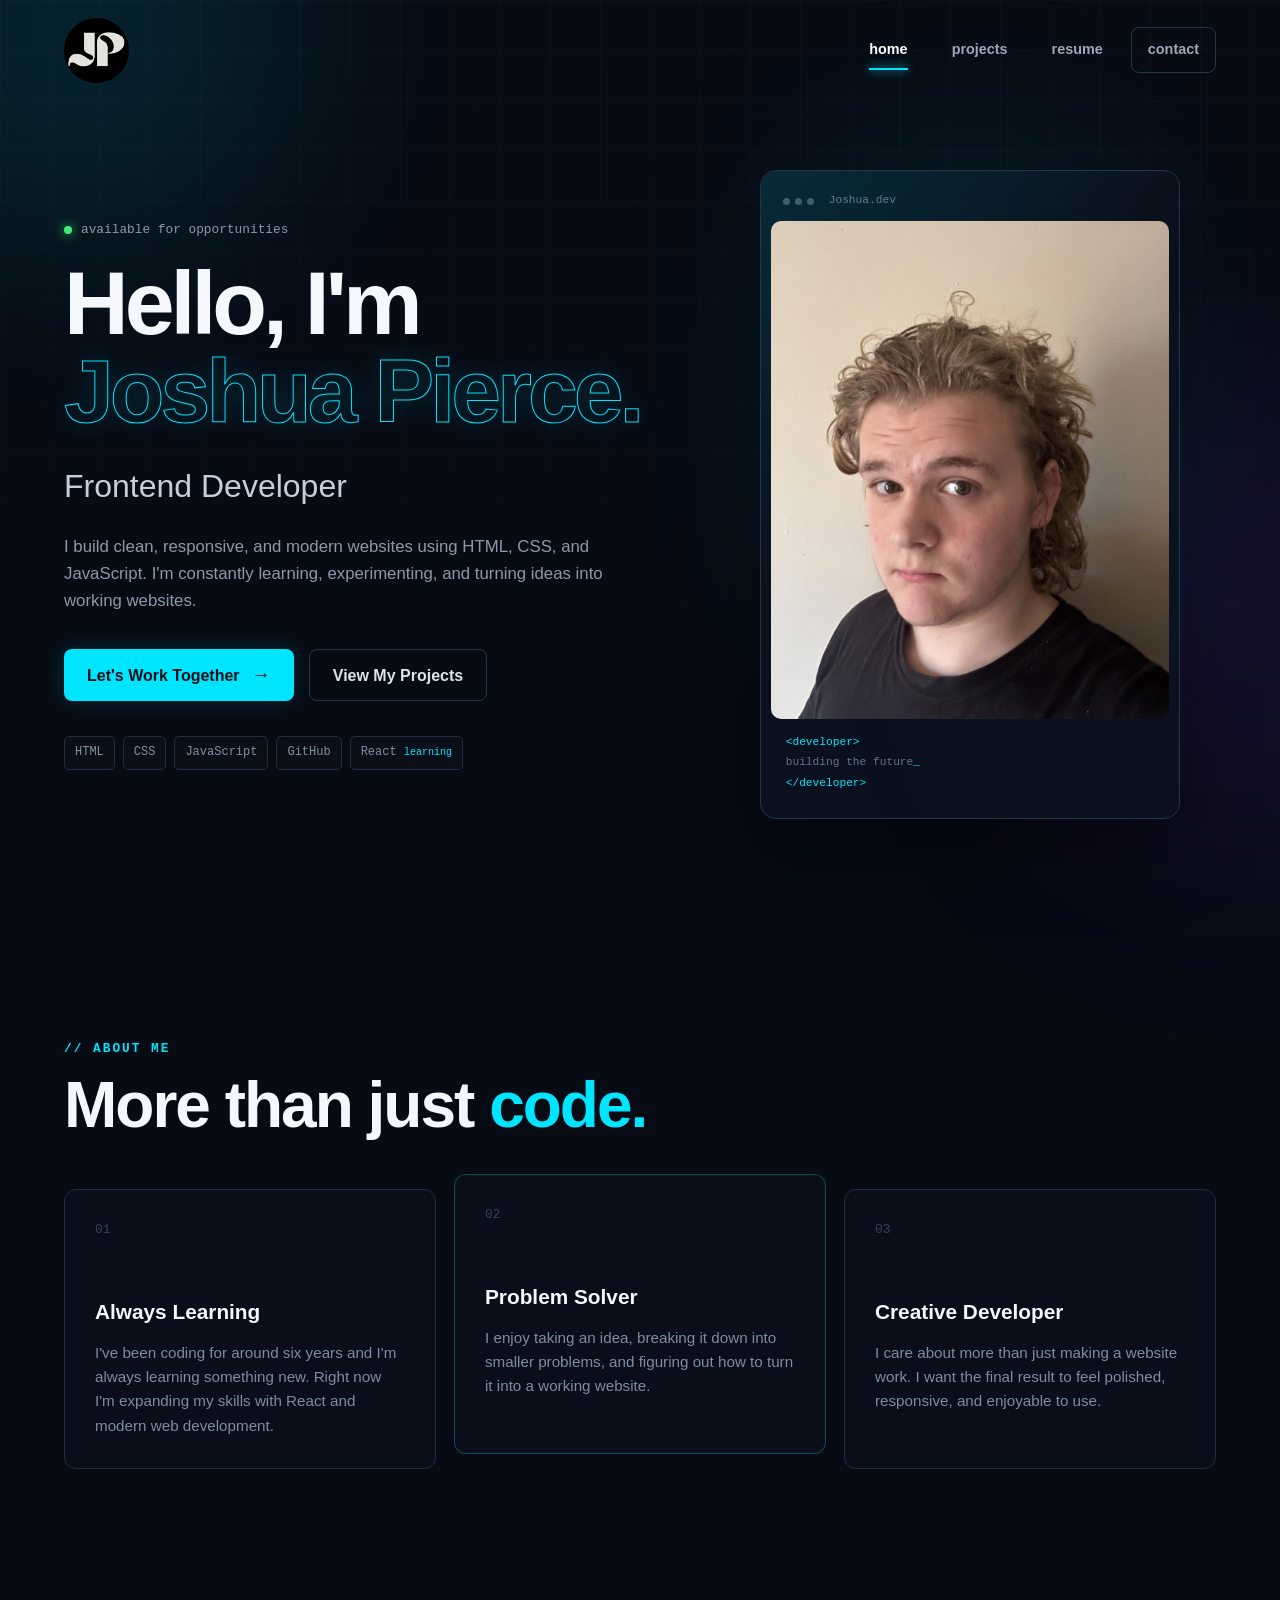
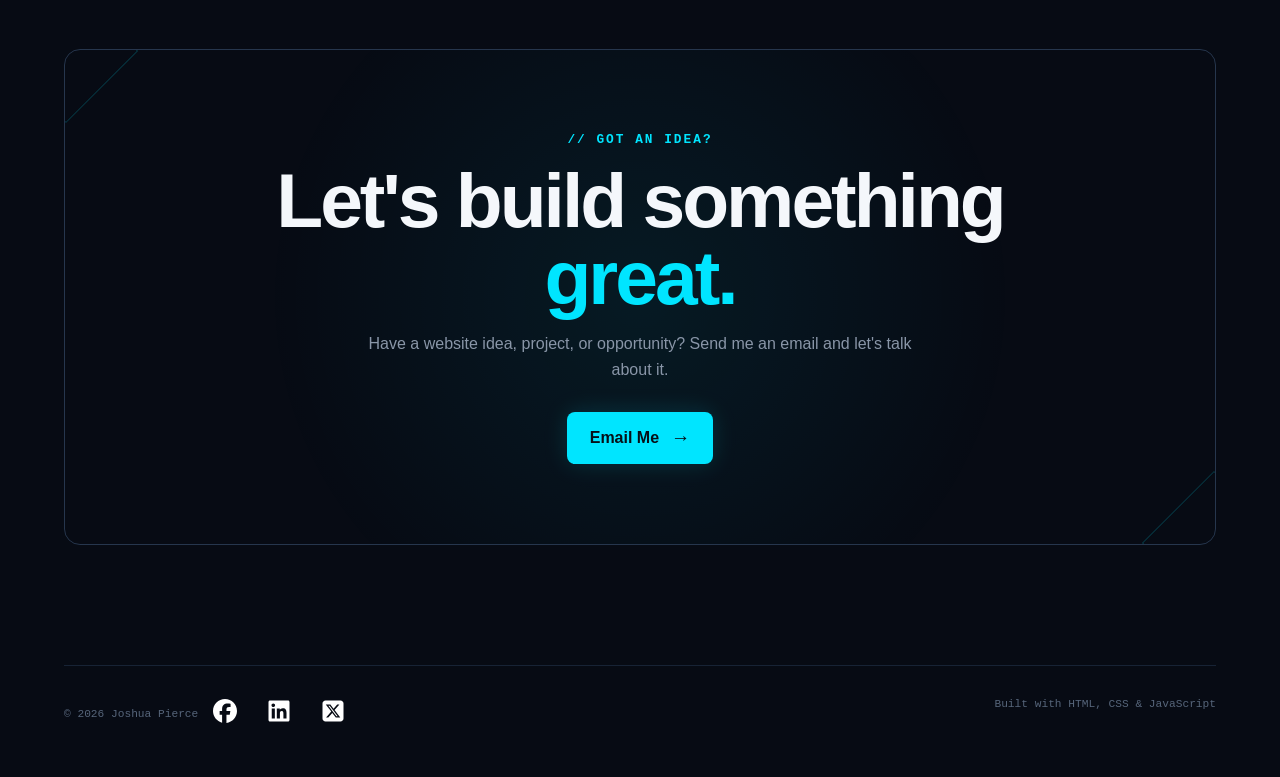
<file: index.html>
<!DOCTYPE html>
<html lang="en">
<head>
    <meta charset="UTF-8">
    <meta name="viewport" content="width=device-width, initial-scale=1.0">

    <title>Joshua Pierce | Frontend Developer</title>

    <!-- Google tag (gtag.js) -->
<script async src="https://www.googletagmanager.com/gtag/js?id=G-1WVWGBTH03"></script>
<script>
  window.dataLayer = window.dataLayer || [];
  function gtag(){dataLayer.push(arguments);}
  gtag('js', new Date());

  gtag('config', 'G-1WVWGBTH03');
</script>

    <link rel="stylesheet" href="style.css">
</head>

<body>

    <!-- Background decoration -->
    <div class="background-grid"></div>
    <div class="glow glow-one"></div>
    <div class="glow glow-two"></div>

    <!-- NAVBAR -->
    <nav class="navbar">

        <a href="index.html" class="logo">
            <img src="assets/Joshua Pierce.png" alt="Joshua Pierce logo">
        </a>

        <button class="menu-toggle" aria-label="Open navigation menu">
            <span></span>
            <span></span>
            <span></span>
        </button>

        <ul class="nav-links">
            <li>
                <a class="active" href="index.html">home</a>
            </li>

            <li>
                <a href="projects.html">projects</a>
            </li>

            <li>
                <a href="resume.html">resume</a>
            </li>

            <li>
               <a class="nav-contact" href="contact.html">
                contact
               </a>
            </li>
        </ul>

    </nav>


    <!-- HERO -->
    <main>

        <section class="hero">

            <div class="hero-content">

                <p class="eyebrow">
                    <span class="status-dot"></span>
                    available for opportunities
                </p>

                <h1>
                    Hello, I'm
                    <span>Joshua Pierce.</span>
                </h1>

                <h2>
                    Frontend Developer
                </h2>

                <p class="hero-description">
                    I build clean, responsive, and modern websites using
                    HTML, CSS, and JavaScript. I'm constantly learning,
                    experimenting, and turning ideas into working websites.
                </p>

                <div class="hero-buttons">

                    <a
                        class="primary-btn"
                        href="contact.html"
                    >
                        Let's Work Together
                        <span>→</span>
                    </a>

                    <a class="secondary-btn" href="projects.html">
                        View My Projects
                    </a>

                </div>

                <div class="tech-stack">

                    <span>HTML</span>
                    <span>CSS</span>
                    <span>JavaScript</span>
                    <span>GitHub</span>
                    <span>React <small>learning</small></span>

                </div>

            </div>


            <div class="hero-image-wrapper">

                <div class="image-glow"></div>

                <div class="hero-image-card">

                    <div class="window-top">

                        <div class="window-dots">
                            <span></span>
                            <span></span>
                            <span></span>
                        </div>

                        <p>Joshua.dev</p>

                    </div>

                    <img
                        src="assets/IMG_4337 (1).jpeg"
                        alt="Joshua Pierce"
                    >

                    <div class="image-code">
                        <span>&lt;developer&gt;</span>
                        <span>building the future<span class="cursor">_</span></span>
                        <span>&lt;/developer&gt;</span>
                    </div>

                </div>

            </div>

        </section>


        <!-- ABOUT -->
        <section class="about-section">

            <div class="section-heading">

                <p class="section-label">// about me</p>

                <h2>
                    More than just
                    <span>code.</span>
                </h2>

            </div>

            <div class="about-grid">

                <div class="about-card">

                    <div class="card-number">01</div>

                    <h3>Always Learning</h3>

                    <p>
                        I've been coding for around six years and I'm always
                        learning something new. Right now I'm expanding my
                        skills with React and modern web development.
                    </p>

                </div>


                <div class="about-card featured-card">

                    <div class="card-number">02</div>

                    <h3>Problem Solver</h3>

                    <p>
                        I enjoy taking an idea, breaking it down into smaller
                        problems, and figuring out how to turn it into a
                        working website.
                    </p>

                </div>


                <div class="about-card">

                    <div class="card-number">03</div>

                    <h3>Creative Developer</h3>

                    <p>
                        I care about more than just making a website work.
                        I want the final result to feel polished, responsive,
                        and enjoyable to use.
                    </p>

                </div>

            </div>

        </section>


        <!-- CTA -->
        <section class="contact-section">

            <div class="contact-card">

                <p class="section-label">// got an idea?</p>

                <h2>
                    Let's build something
                    <span>great.</span>
                </h2>

                <p>
                    Have a website idea, project, or opportunity?
                    Send me an email and let's talk about it.
                </p>

                <a
                    class="primary-btn"
                    href="contact.html"
                >
                    Email Me
                    <span>→</span>
                </a>

            </div>

        </section>

    </main>


    <!-- FOOTER -->
    <footer>
        <div class="footer__left">
            <p>
            © 2026 Joshua Pierce
            </p>
            <a href="https://www.facebook.com/share/1EqQEMEsPe/?mibextid=wwXIfr"><img class="footer__logo" src="assets/facebook-brands-solid-full.svg" alt=""></a>
            <a href="https://linkedin.com/in/joshua-pierce-1a3055438"><img class="footer__logo" src="assets/linkedin-brands-solid-full.svg" alt=""></a>
            <a href="https://x.com/joshuapierce71?s=11"><img class="footer__logo" src="assets/square-x-twitter-brands-solid-full.svg" alt=""></a>
        </div>
        <p>
            Built with HTML, CSS & JavaScript
        </p>

    </footer>


    <script src="script.js"></script>

</body>
</html>
</file>
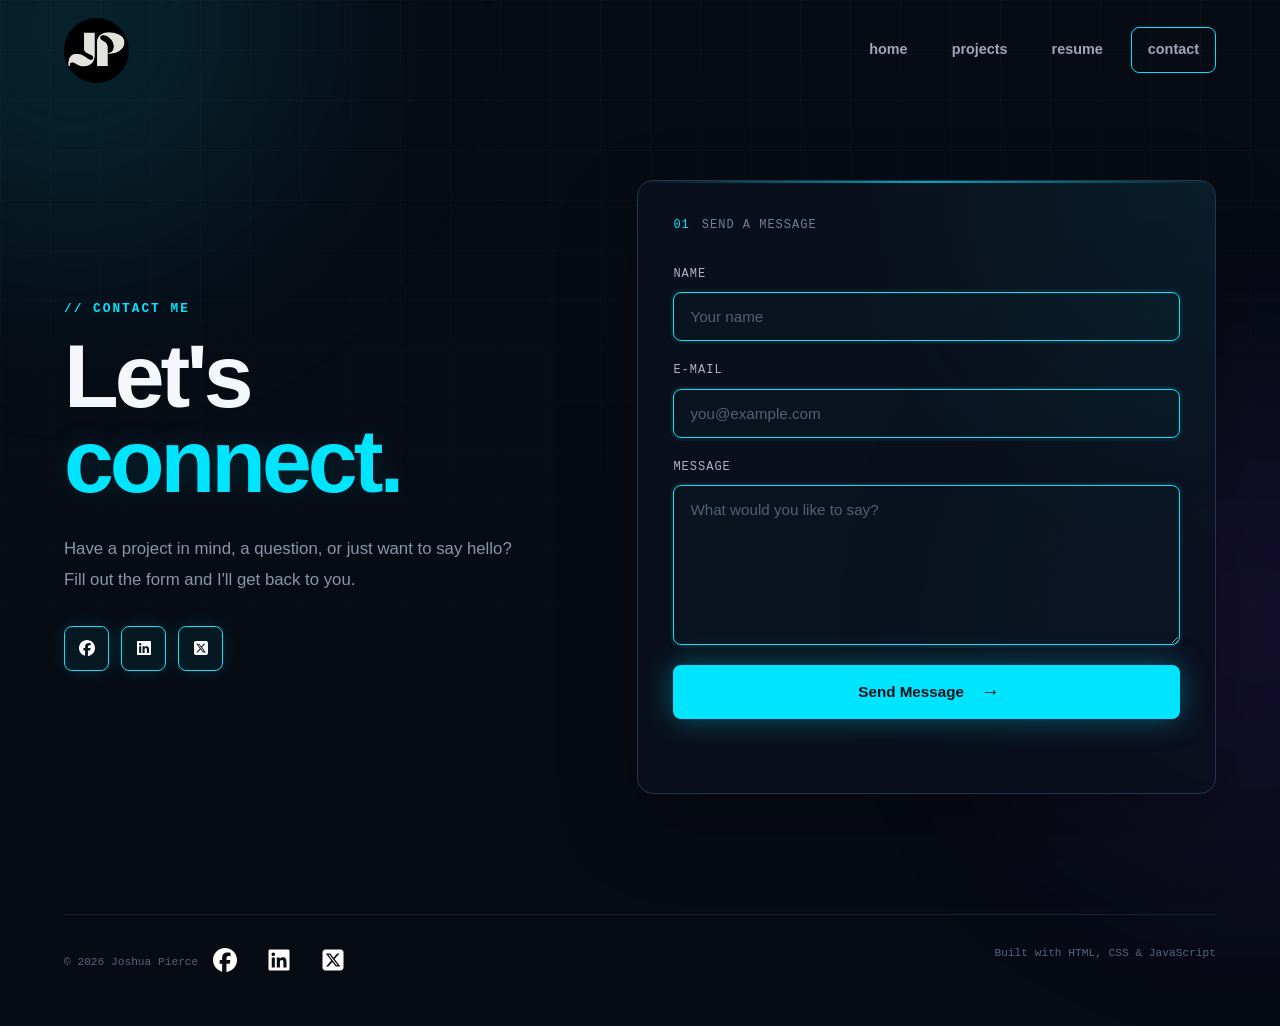
<file: contact.html>
<!DOCTYPE html>

<html lang="en">
<head>
    <meta charset="UTF-8">
    <meta name="viewport" content="width=device-width, initial-scale=1.0">

<title>Contact | Joshua Pierce</title>

<!-- Google tag (gtag.js) -->
<script async src="https://www.googletagmanager.com/gtag/js?id=G-1WVWGBTH03"></script>
<script>
  window.dataLayer = window.dataLayer || [];
  function gtag(){dataLayer.push(arguments);}
  gtag('js', new Date());

  gtag('config', 'G-1WVWGBTH03');
</script>

<link rel="stylesheet" href="style.css">

</head>

<body>

<!-- Background decoration -->
<div class="background-grid"></div>
<div class="glow glow-one"></div>
<div class="glow glow-two"></div>


<!-- NAVBAR -->
<nav class="navbar">

    <a href="index.html" class="logo">
        <img src="assets/Joshua Pierce.png" alt="Joshua Pierce logo">
    </a>

    <button
        class="menu-toggle"
        type="button"
        aria-label="Open navigation menu"
        aria-expanded="false"
    >
        <span></span>
        <span></span>
        <span></span>
    </button>

    <ul class="nav-links">

        <li>
            <a href="index.html">home</a>
        </li>

        <li>
            <a href="projects.html">projects</a>
        </li>

        <li>
            <a href="resume.html">resume</a>
        </li>

        <li>
            <a class="nav-contact contact-active" href="contact.html">contact</a>
        </li>

    </ul>

</nav>


<!-- CONTACT PAGE -->
<main>

    <section class="contact-page">

        <div class="contact-intro">

            <p class="section-label">// contact me</p>

            <h1>
                Let's
                <span>connect.</span>
            </h1>

            <p class="contact-description">
                Have a project in mind, a question, or just want to
                say hello? Fill out the form and I'll get back to you.
            </p>


            <!-- SOCIAL LINKS -->
            <div class="contact-socials">

                <a
                    href="https://www.facebook.com/share/1EqQEMEsPe/?mibextid=wwXIfr"
                    target="_blank"
                    rel="noopener noreferrer"
                    aria-label="Facebook"
                >
                    <img
                        src="assets/facebook-brands-solid-full.svg"
                        alt=""
                    >
                </a>

                <a
                    href="https://linkedin.com/in/joshua-pierce-1a3055438"
                    target="_blank"
                    rel="noopener noreferrer"
                    aria-label="LinkedIn"
                >
                    <img
                        src="assets/linkedin-brands-solid-full.svg"
                        alt=""
                    >
                </a>

                <a
                    href="https://x.com/joshuapierce71?s=11"
                    target="_blank"
                    rel="noopener noreferrer"
                    aria-label="X"
                >
                    <img
                        src="assets/square-x-twitter-brands-solid-full.svg"
                        alt=""
                    >
                </a>

            </div>

        </div>


        <!-- CONTACT FORM -->
        <div class="contact-form-card">

            <div class="form-header">
                <span>01</span>
                <p>send a message</p>
            </div>


            <form id="contact-form">

                <div class="form-group">

                    <label for="name">name</label>

                    <input
                        type="text"
                        id="name"
                        name="name"
                        placeholder="Your name"
                        autocomplete="name"
                        required
                    >

                </div>


                <div class="form-group">

                    <label for="email">e-mail</label>

                    <input
                        type="email"
                        id="email"
                        name="email"
                        placeholder="you@example.com"
                        autocomplete="email"
                        required
                    >

                </div>


                <div class="form-group">

                    <label for="message">message</label>

                    <textarea
                        id="message"
                        name="message"
                        placeholder="What would you like to say?"
                        rows="7"
                        required
                    ></textarea>

                </div>


                <button
                    class="contact-submit"
                    type="submit"
                >
                    <span>Send Message</span>
                    <span class="submit-arrow">→</span>
                </button>


                <p
                    id="form-status"
                    class="form-status"
                    aria-live="polite"
                ></p>

            </form>

        </div>

    </section>

</main>


<!-- FOOTER -->
<footer>

    <div class="footer__left">

        <p>
            © 2026 Joshua Pierce
        </p>

        <a
            href="https://www.facebook.com/share/1EqQEMEsPe/?mibextid=wwXIfr"
            target="_blank"
            rel="noopener noreferrer"
        >
            <img
                class="footer__logo"
                src="assets/facebook-brands-solid-full.svg"
                alt="Facebook"
            >
        </a>

        <a
            href="https://linkedin.com/in/joshua-pierce-1a3055438"
            target="_blank"
            rel="noopener noreferrer"
        >
            <img
                class="footer__logo"
                src="assets/linkedin-brands-solid-full.svg"
                alt="LinkedIn"
            >
        </a>

        <a
            href="https://x.com/joshuapierce71?s=11"
            target="_blank"
            rel="noopener noreferrer"
        >
            <img
                class="footer__logo"
                src="assets/square-x-twitter-brands-solid-full.svg"
                alt="X"
            >
        </a>

    </div>

    <p>
        Built with HTML, CSS & JavaScript
    </p>

</footer>


<script src="script.js"></script>

</body>
</html>
</file>
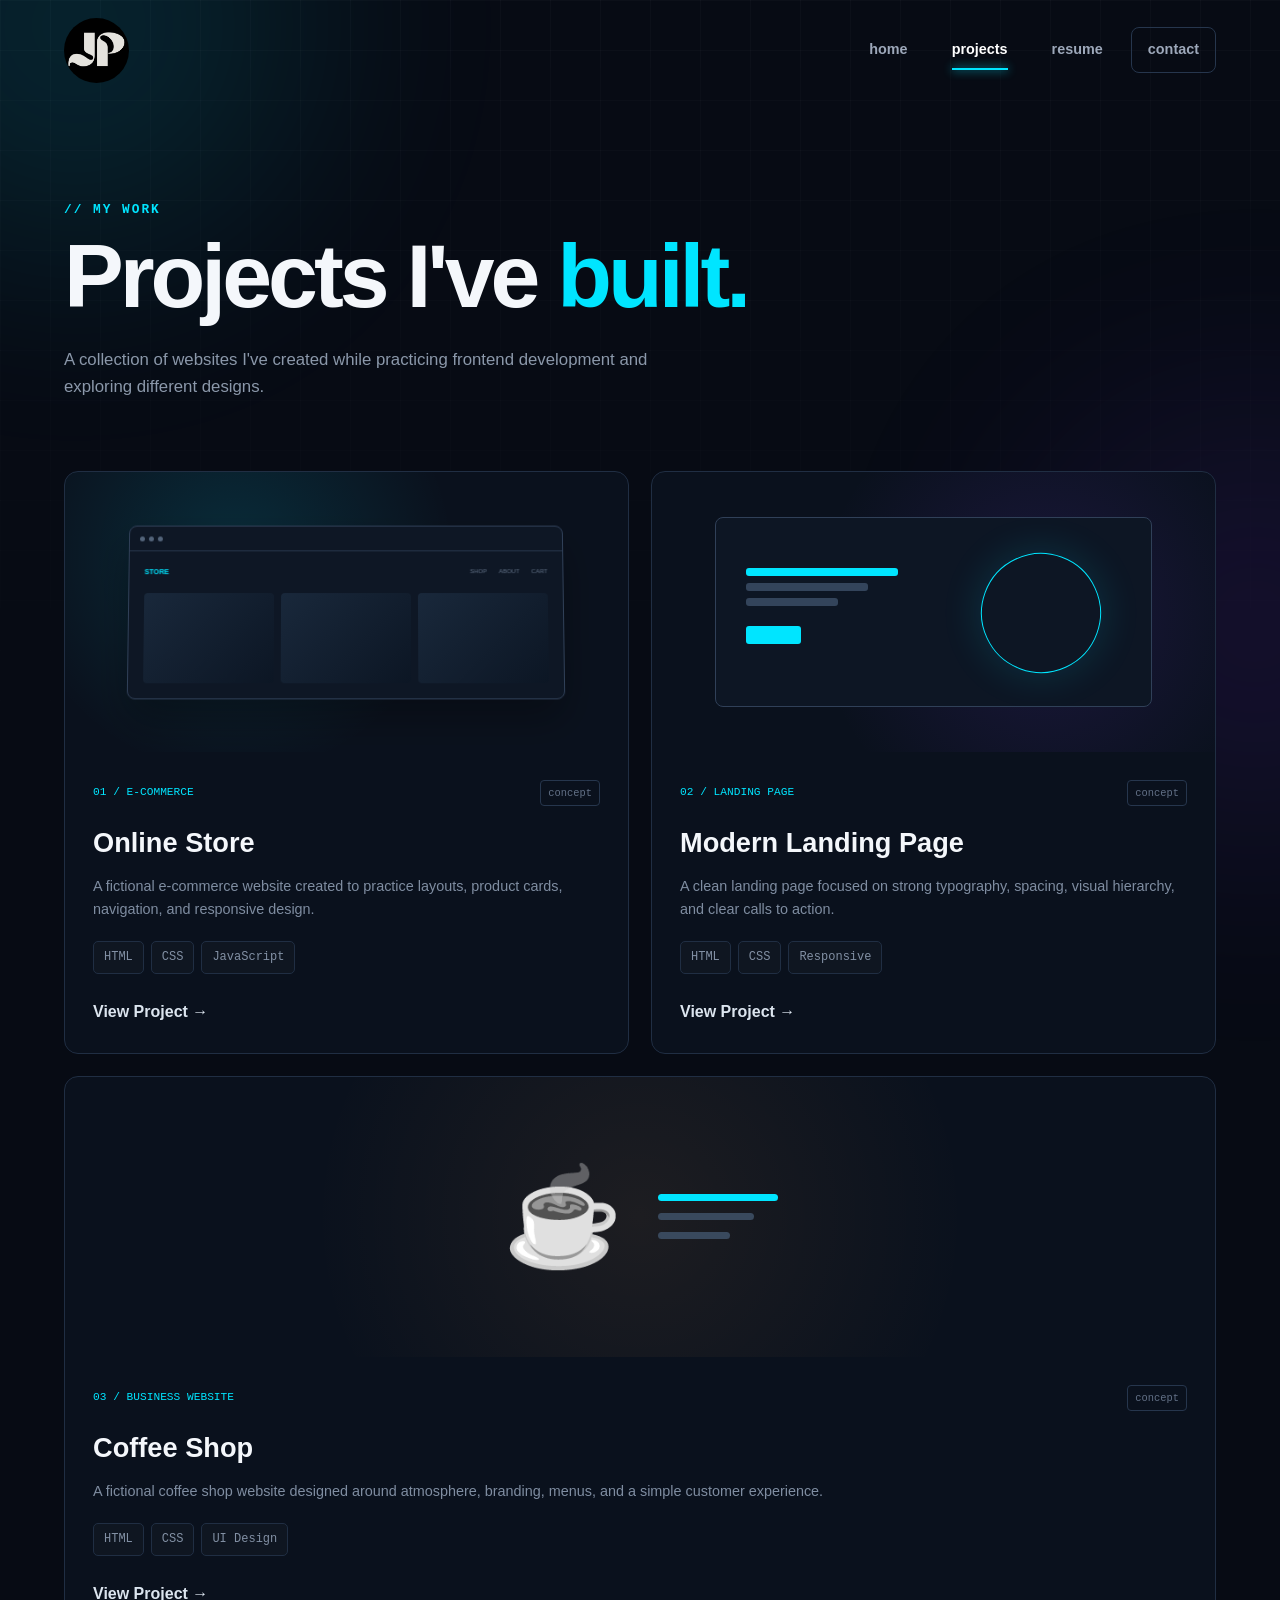
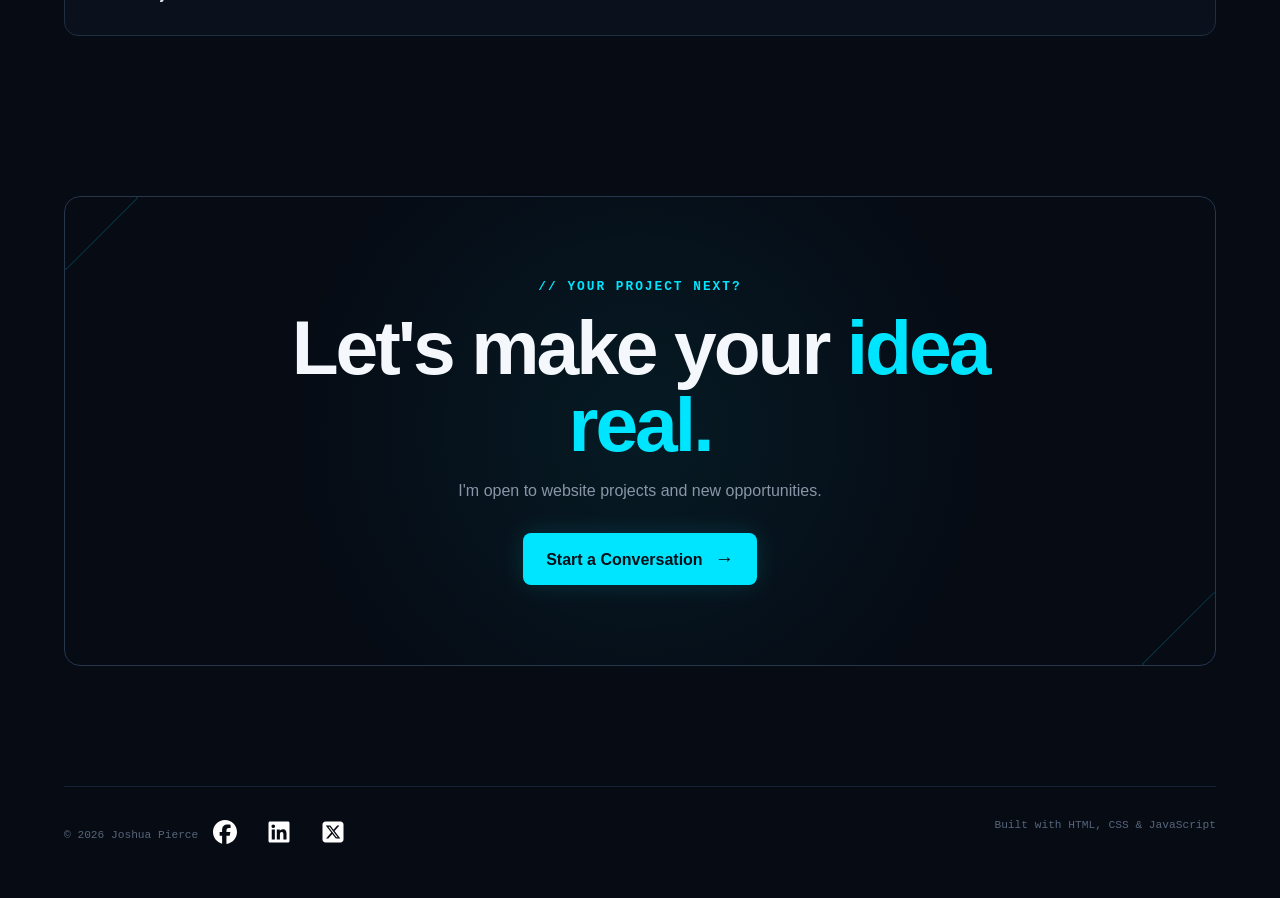
<file: projects.html>
<!DOCTYPE html>
<html lang="en">
<head>
    <meta charset="UTF-8">
    <meta name="viewport" content="width=device-width, initial-scale=1.0">

    <title>Projects | Joshua Pierce</title>

    <!-- Google tag (gtag.js) -->
<script async src="https://www.googletagmanager.com/gtag/js?id=G-1WVWGBTH03"></script>
<script>
  window.dataLayer = window.dataLayer || [];
  function gtag(){dataLayer.push(arguments);}
  gtag('js', new Date());

  gtag('config', 'G-1WVWGBTH03');
</script>

    <link rel="stylesheet" href="style.css">
</head>

<body>

    <div class="background-grid"></div>
    <div class="glow glow-one"></div>
    <div class="glow glow-two"></div>


    <!-- NAVBAR -->
    <nav class="navbar">

        <a href="index.html" class="logo">
            <img src="assets/Joshua Pierce.png" alt="Joshua Pierce logo">
        </a>

        <button class="menu-toggle" aria-label="Open navigation menu">
            <span></span>
            <span></span>
            <span></span>
        </button>

        <ul class="nav-links">

            <li>
                <a href="index.html">home</a>
            </li>

            <li>
                <a class="active" href="projects.html">projects</a>
            </li>

            <li>
                <a href="resume.html">resume</a>
            </li>

            <li>
<a class="nav-contact" href="contact.html">
    contact
</a>
            </li>

        </ul>

    </nav>


    <main>

        <!-- PAGE HEADER -->
        <section class="page-header">

            <p class="section-label">// my work</p>

            <h1>
                Projects I've
                <span>built.</span>
            </h1>

            <p>
                A collection of websites I've created while practicing
                frontend development and exploring different designs.
            </p>

        </section>


        <!-- PROJECTS -->
        <section class="projects-grid">


            <!-- PROJECT 1 -->
            <article class="project-card">

                <div class="project-preview ecommerce-preview">

                    <div class="mock-browser">

                        <div class="mock-top">
                            <span></span>
                            <span></span>
                            <span></span>
                        </div>

                        <div class="mock-content">

                            <div class="mock-nav">
                                <b>STORE</b>
                                <small>SHOP</small>
                                <small>ABOUT</small>
                                <small>CART</small>
                            </div>

                            <div class="mock-products">

                                <div></div>
                                <div></div>
                                <div></div>

                            </div>

                        </div>

                    </div>

                </div>


                <div class="project-info">

                    <div class="project-top">

                        <span class="project-type">
                            01 / E-COMMERCE
                        </span>

                        <span class="project-status">
                            concept
                        </span>

                    </div>

                    <h2>Online Store</h2>

                    <p>
                        A fictional e-commerce website created to practice
                        layouts, product cards, navigation, and responsive
                        design.
                    </p>

                    <div class="project-tech">

                        <span>HTML</span>
                        <span>CSS</span>
                        <span>JavaScript</span>

                    </div>

                    <a href="https://joshua5526.github.io/mock-e-commerce/" class="project-link">
                        View Project →
                    </a>

                </div>

            </article>


            <!-- PROJECT 2 -->
            <article class="project-card">

                <div class="project-preview landing-preview">

                    <div class="landing-mock">

                        <div class="landing-text">
                            <span></span>
                            <span></span>
                            <span></span>

                            <div class="landing-button"></div>
                        </div>

                        <div class="landing-shape"></div>

                    </div>

                </div>


                <div class="project-info">

                    <div class="project-top">

                        <span class="project-type">
                            02 / LANDING PAGE
                        </span>

                        <span class="project-status">
                            concept
                        </span>

                    </div>

                    <h2>Modern Landing Page</h2>

                    <p>
                        A clean landing page focused on strong typography,
                        spacing, visual hierarchy, and clear calls to action.
                    </p>

                    <div class="project-tech">

                        <span>HTML</span>
                        <span>CSS</span>
                        <span>Responsive</span>

                    </div>

                    <a href="https://joshua5526.github.io/mock-landing-page/" class="project-link">
                        View Project →
                    </a>

                </div>

            </article>


            <!-- PROJECT 3 -->
            <article class="project-card">

                <div class="project-preview coffee-preview">

                    <div class="coffee-mock">

                        <div class="coffee-cup">
                            ☕
                        </div>

                        <div class="coffee-lines">
                            <span></span>
                            <span></span>
                            <span></span>
                        </div>

                    </div>

                </div>


                <div class="project-info">

                    <div class="project-top">

                        <span class="project-type">
                            03 / BUSINESS WEBSITE
                        </span>

                        <span class="project-status">
                            concept
                        </span>

                    </div>

                    <h2>Coffee Shop</h2>

                    <p>
                        A fictional coffee shop website designed around
                        atmosphere, branding, menus, and a simple customer
                        experience.
                    </p>

                    <div class="project-tech">

                        <span>HTML</span>
                        <span>CSS</span>
                        <span>UI Design</span>

                    </div>

                    <a href="https://joshua5526.github.io/mock-coffee-shop/" class="project-link">
                        View Project →
                    </a>

                </div>

            </article>


        </section>


        <!-- CTA -->
        <section class="contact-section">

            <div class="contact-card">

                <p class="section-label">// your project next?</p>

                <h2>
                    Let's make your
                    <span>idea real.</span>
                </h2>

                <p>
                    I'm open to website projects and new opportunities.
                </p>

                <a
                    class="primary-btn"
                    href="contact.html"
                >
                    Start a Conversation
                    <span>→</span>
                </a>

            </div>

        </section>

    </main>


    <footer>
        <div class="footer__left">
            <p>
            © 2026 Joshua Pierce
            </p>
            <a href="https://www.facebook.com/share/1EqQEMEsPe/?mibextid=wwXIfr"><img class="footer__logo" src="assets/facebook-brands-solid-full.svg" alt=""></a>
            <a href="https://linkedin.com/in/joshua-pierce-1a3055438"><img class="footer__logo" src="assets/linkedin-brands-solid-full.svg" alt=""></a>
            <a href="https://x.com/joshuapierce71?s=11"><img class="footer__logo" src="assets/square-x-twitter-brands-solid-full.svg" alt=""></a>
        </div>
        <p>
            Built with HTML, CSS & JavaScript
        </p>

    </footer>


    <script src="script.js"></script>

</body>
</html>
</file>
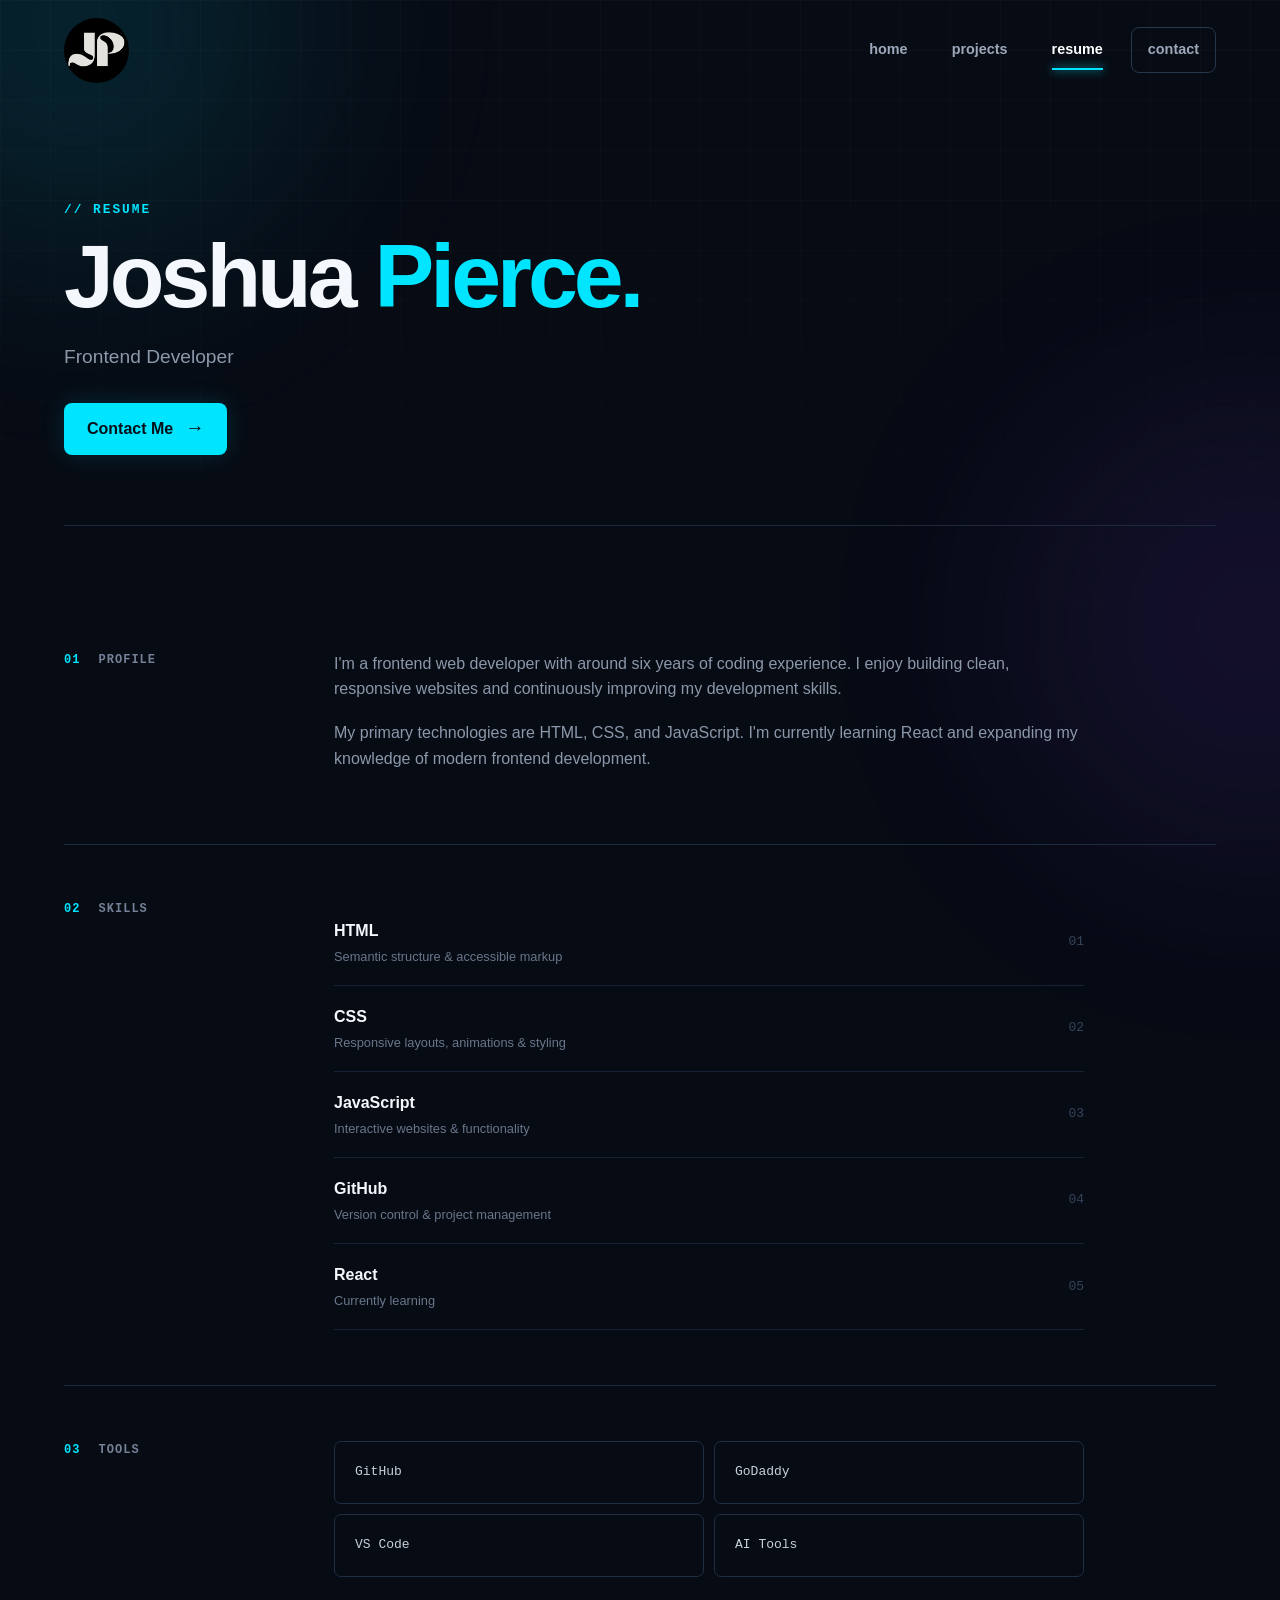
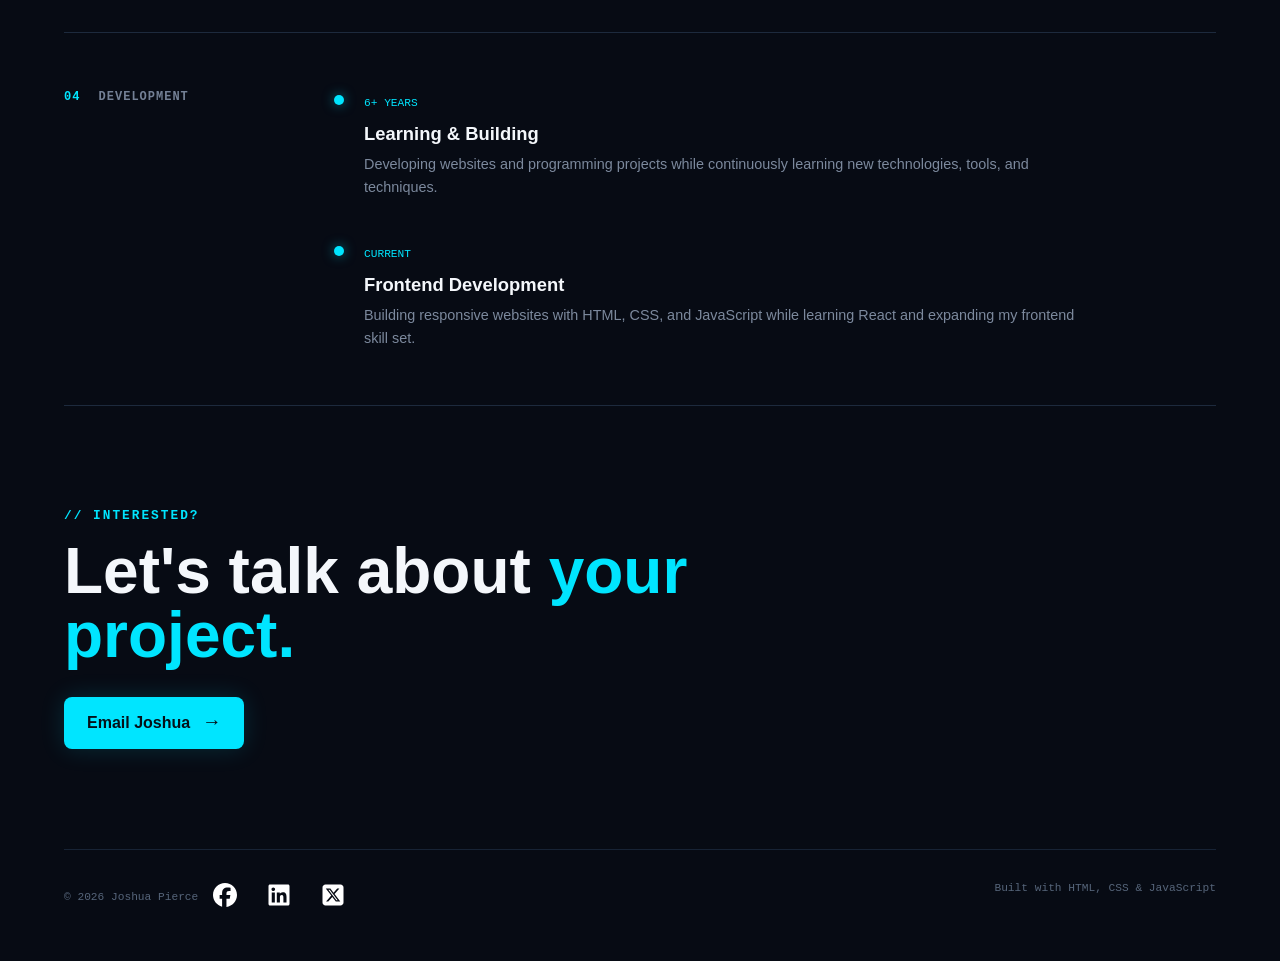
<file: resume.html>
<!DOCTYPE html>
<html lang="en">
<head>
    <meta charset="UTF-8">
    <meta name="viewport" content="width=device-width, initial-scale=1.0">

    <title>Resume | Joshua Pierce</title>

    <!-- Google tag (gtag.js) -->
<script async src="https://www.googletagmanager.com/gtag/js?id=G-1WVWGBTH03"></script>
<script>
  window.dataLayer = window.dataLayer || [];
  function gtag(){dataLayer.push(arguments);}
  gtag('js', new Date());

  gtag('config', 'G-1WVWGBTH03');
</script>

    <link rel="stylesheet" href="style.css">
</head>

<body>

    <div class="background-grid"></div>
    <div class="glow glow-one"></div>
    <div class="glow glow-two"></div>


    <!-- NAVBAR -->
    <nav class="navbar">

        <a href="index.html" class="logo">
            <img src="assets/Joshua Pierce.png" alt="Joshua Pierce logo">
        </a>

        <button class="menu-toggle" aria-label="Open navigation menu">
            <span></span>
            <span></span>
            <span></span>
        </button>

        <ul class="nav-links">

            <li>
                <a href="index.html">home</a>
            </li>

            <li>
                <a href="projects.html">projects</a>
            </li>

            <li>
                <a class="active" href="resume.html">resume</a>
            </li>

            <li>
<a class="nav-contact" href="contact.html">
    contact
</a>
            </li>

        </ul>

    </nav>


    <main>

        <!-- HEADER -->
        <section class="resume-header">

            <p class="section-label">// resume</p>

            <h1>
                Joshua
                <span>Pierce.</span>
            </h1>

            <p>
                Frontend Developer
            </p>

            <a
                class="primary-btn"
                href="contact.html"
            >
                Contact Me
                <span>→</span>
            </a>

        </section>


        <!-- RESUME -->
        <section class="resume-container">


            <!-- PROFILE -->
            <div class="resume-section">

                <div class="resume-label">
                    <span>01</span>
                    PROFILE
                </div>

                <div class="resume-content">

                    <p>
                        I'm a frontend web developer with around six years
                        of coding experience. I enjoy building clean,
                        responsive websites and continuously improving my
                        development skills.
                    </p>

                    <p>
                        My primary technologies are HTML, CSS, and JavaScript.
                        I'm currently learning React and expanding my
                        knowledge of modern frontend development.
                    </p>

                </div>

            </div>


            <!-- SKILLS -->
            <div class="resume-section">

                <div class="resume-label">
                    <span>02</span>
                    SKILLS
                </div>

                <div class="resume-content skills-list">

                    <div class="skill">
                        <div>
                            <h3>HTML</h3>
                            <p>Semantic structure & accessible markup</p>
                        </div>

                        <span>01</span>
                    </div>


                    <div class="skill">
                        <div>
                            <h3>CSS</h3>
                            <p>Responsive layouts, animations & styling</p>
                        </div>

                        <span>02</span>
                    </div>


                    <div class="skill">
                        <div>
                            <h3>JavaScript</h3>
                            <p>Interactive websites & functionality</p>
                        </div>

                        <span>03</span>
                    </div>


                    <div class="skill">
                        <div>
                            <h3>GitHub</h3>
                            <p>Version control & project management</p>
                        </div>

                        <span>04</span>
                    </div>


                    <div class="skill">
                        <div>
                            <h3>React</h3>
                            <p>Currently learning</p>
                        </div>

                        <span>05</span>
                    </div>

                </div>

            </div>


            <!-- TOOLS -->
            <div class="resume-section">

                <div class="resume-label">
                    <span>03</span>
                    TOOLS
                </div>

                <div class="resume-content">

                    <div class="tool-grid">

                        <div>GitHub</div>
                        <div>GoDaddy</div>
                        <div>VS Code</div>
                        <div>AI Tools</div>

                    </div>

                </div>

            </div>


            <!-- EXPERIENCE -->
            <div class="resume-section">

                <div class="resume-label">
                    <span>04</span>
                    DEVELOPMENT
                </div>

                <div class="resume-content">

                    <div class="timeline-item">

                        <div class="timeline-dot"></div>

                        <div>

                            <span class="timeline-date">
                                6+ YEARS
                            </span>

                            <h3>Learning & Building</h3>

                            <p>
                                Developing websites and programming projects
                                while continuously learning new technologies,
                                tools, and techniques.
                            </p>

                        </div>

                    </div>


                    <div class="timeline-item">

                        <div class="timeline-dot"></div>

                        <div>

                            <span class="timeline-date">
                                CURRENT
                            </span>

                            <h3>Frontend Development</h3>

                            <p>
                                Building responsive websites with HTML, CSS,
                                and JavaScript while learning React and
                                expanding my frontend skill set.
                            </p>

                        </div>

                    </div>

                </div>

            </div>


            <!-- CTA -->
            <div class="resume-cta">

                <p class="section-label">// interested?</p>

                <h2>
                    Let's talk about
                    <span>your project.</span>
                </h2>

                <a
                    class="primary-btn"
                    href="contact.html"
                >
                    Email Joshua
                    <span>→</span>
                </a>

            </div>

        </section>

    </main>


    <footer>
        <div class="footer__left">
            <p>
            © 2026 Joshua Pierce
            </p>
            <a href="https://www.facebook.com/share/1EqQEMEsPe/?mibextid=wwXIfr"><img class="footer__logo" src="assets/facebook-brands-solid-full.svg" alt=""></a>
            <a href="https://linkedin.com/in/joshua-pierce-1a3055438"><img class="footer__logo" src="assets/linkedin-brands-solid-full.svg" alt=""></a>
            <a href="https://x.com/joshuapierce71?s=11"><img class="footer__logo" src="assets/square-x-twitter-brands-solid-full.svg" alt=""></a>
        </div>
        <p>
            Built with HTML, CSS & JavaScript
        </p>

    </footer>


    <script src="script.js"></script>

</body>
</html>
</file>
<file: style.css>
/* =========================================
   RESET
========================================= */

* {
    margin: 0;
    padding: 0;
    box-sizing: border-box;
}

html {
    scroll-behavior: smooth;
}

body {
    font-family: Arial, Helvetica, sans-serif;
    background: #070b14;
    color: #f4f7fb;
    min-height: 100vh;
    overflow-x: hidden;
    line-height: 1.6;
}

a {
    text-decoration: none;
    color: inherit;
}

button {
    font-family: inherit;
}

::selection {
    background: #00e5ff;
    color: #070b14;
}


/* =========================================
   BACKGROUND
========================================= */

.background-grid {
    position: fixed;
    inset: 0;
    z-index: -3;

    background-image:
        linear-gradient(rgba(255,255,255,0.025) 1px, transparent 1px),
        linear-gradient(90deg, rgba(255,255,255,0.025) 1px, transparent 1px);

    background-size: 50px 50px;

    mask-image: linear-gradient(
        to bottom,
        black,
        transparent 90%
    );
}

.glow {
    position: fixed;
    width: 450px;
    height: 450px;
    border-radius: 50%;
    filter: blur(120px);
    opacity: 0.12;
    z-index: -2;
    pointer-events: none;
}

.glow-one {
    background: #00e5ff;
    top: -200px;
    left: -150px;
}

.glow-two {
    background: #7c3aed;
    right: -200px;
    top: 400px;
}


/* =========================================
   NAVBAR
========================================= */

.navbar {
    width: min(1200px, 90%);
    margin: 0 auto;

    min-height: 100px;

    display: flex;
    align-items: center;
    justify-content: space-between;

    position: relative;
    z-index: 100;
}

.logo {
    display: flex;
    align-items: center;

    transition: transform 0.3s ease;
}

.logo:hover {
    transform: rotate(-4deg) scale(1.05);
}

.mylogo,
.logo img {
    width: 65px;
    height: 65px;
    object-fit: cover;
    border-radius: 50%;
}

.nav-links {
    display: flex;
    align-items: center;
    gap: 12px;

    list-style: none;
}

.nav-links a {
    position: relative;

    display: block;

    padding: 10px 16px;

    color: #9da8ba;

    font-size: 0.9rem;
    font-weight: 600;

    text-transform: lowercase;

    transition:
        color 0.25s ease,
        background 0.25s ease,
        transform 0.25s ease;
}

.nav-links a:hover {
    color: white;
    transform: translateY(-2px);
}

.nav-links a.active {
    color: white;
}

.nav-links a.active::after {
    content: "";

    position: absolute;

    left: 16px;
    right: 16px;
    bottom: 2px;

    height: 2px;

    background: #00e5ff;

    box-shadow: 0 0 10px #00e5ff;
}

.nav-contact {
    border: 1px solid #26364d;
    border-radius: 8px;
}

.nav-contact:hover {
    border-color: #00e5ff;
    background: rgba(0, 229, 255, 0.06);
}


/* =========================================
   MOBILE MENU
========================================= */

.menu-toggle {
    display: none;

    width: 45px;
    height: 45px;

    background: transparent;

    border: 1px solid #26364d;
    border-radius: 8px;

    cursor: pointer;

    align-items: center;
    justify-content: center;

    flex-direction: column;
    gap: 5px;
}

.menu-toggle span {
    width: 20px;
    height: 2px;

    background: white;

    transition: 0.3s ease;
}

.menu-toggle.active span:nth-child(1) {
    transform: translateY(7px) rotate(45deg);
}

.menu-toggle.active span:nth-child(2) {
    opacity: 0;
}

.menu-toggle.active span:nth-child(3) {
    transform: translateY(-7px) rotate(-45deg);
}


/* =========================================
   GENERAL
========================================= */

main {
    width: min(1200px, 90%);
    margin: 0 auto;
}

.section-label {
    color: #00e5ff;

    font-family: monospace;

    font-size: 0.8rem;
    font-weight: bold;

    letter-spacing: 2px;
    text-transform: uppercase;
}


/* =========================================
   HERO
========================================= */

.hero {
    min-height: calc(100vh - 100px);

    display: grid;
    grid-template-columns: 1fr 0.85fr;

    align-items: center;

    gap: 80px;

    padding: 70px 0 120px;
}

.hero-content {
    animation: fadeUp 0.8s ease forwards;
}

.eyebrow {
    display: flex;
    align-items: center;
    gap: 9px;

    color: #8d99aa;

    font-family: monospace;
    font-size: 0.8rem;

    margin-bottom: 20px;
}

.status-dot {
    width: 8px;
    height: 8px;

    border-radius: 50%;

    background: #43e97b;

    box-shadow: 0 0 12px #43e97b;

    animation: pulse 2s infinite;
}

.hero h1 {
    max-width: 750px;

    font-size: clamp(3rem, 7vw, 6rem);

    line-height: 0.98;

    letter-spacing: -4px;

    font-weight: 800;
}

.hero h1 span {
    display: block;

    color: transparent;

    -webkit-text-stroke: 1px #00e5ff;

    text-shadow:
        0 0 30px rgba(0,229,255,0.15);
}

.hero h2 {
    color: #c5cedb;

    font-size: clamp(1.3rem, 3vw, 2rem);

    margin-top: 25px;

    font-weight: 500;
}

.hero-description {
    max-width: 600px;

    margin-top: 22px;

    color: #8d99aa;

    font-size: 1.05rem;
}

.hero-buttons {
    display: flex;
    align-items: center;
    flex-wrap: wrap;
    gap: 15px;

    margin-top: 35px;
}


/* =========================================
   BUTTONS
========================================= */

.primary-btn,
.secondary-btn {
    display: inline-flex;

    align-items: center;
    justify-content: center;

    gap: 12px;

    min-height: 52px;

    padding: 0 23px;

    border-radius: 8px;

    font-weight: 700;

    transition:
        transform 0.25s ease,
        box-shadow 0.25s ease,
        background 0.25s ease;
}

.primary-btn {
    background: #00e5ff;
    color: #061018;

    box-shadow: 0 0 25px rgba(0,229,255,0.15);
}

.primary-btn span {
    font-size: 1.2rem;

    transition: transform 0.25s ease;
}

.primary-btn:hover {
    transform: translateY(-3px);

    box-shadow:
        0 0 30px rgba(0,229,255,0.35);
}

.primary-btn:hover span {
    transform: translateX(4px);
}

.secondary-btn {
    border: 1px solid #26364d;
    color: #dbe3ed;
}

.secondary-btn:hover {
    border-color: #00e5ff;

    background: rgba(0,229,255,0.05);

    transform: translateY(-3px);
}


/* =========================================
   TECH STACK
========================================= */

.tech-stack {
    display: flex;
    flex-wrap: wrap;
    gap: 8px;

    margin-top: 35px;
}

.tech-stack span,
.project-tech span {
    padding: 6px 10px;

    border: 1px solid #202e43;

    border-radius: 5px;

    background: rgba(255,255,255,0.02);

    color: #8290a4;

    font-family: monospace;
    font-size: 0.75rem;
}

.tech-stack small {
    color: #00e5ff;
}


/* =========================================
   HERO IMAGE
========================================= */

.hero-image-wrapper {
    position: relative;

    display: flex;
    justify-content: center;

    animation: float 5s ease-in-out infinite;
}

.image-glow {
    position: absolute;

    width: 70%;
    height: 70%;

    background: #00e5ff;

    filter: blur(100px);

    opacity: 0.12;
}

.hero-image-card {
    position: relative;

    width: min(420px, 100%);

    padding: 10px;

    border: 1px solid #25354c;

    border-radius: 16px;

    background: rgba(11,18,31,0.85);

    box-shadow:
        0 30px 80px rgba(0,0,0,0.4);

    overflow: hidden;
}

.hero-image-card::before {
    content: "";

    position: absolute;
    inset: 0;

    border-radius: inherit;

    background:
        linear-gradient(
            135deg,
            rgba(0,229,255,0.12),
            transparent 40%
        );

    pointer-events: none;
}

.window-top {
    height: 40px;

    display: flex;
    align-items: center;

    gap: 15px;

    padding: 0 12px;

    color: #66758a;

    font-family: monospace;
    font-size: 0.7rem;
}

.window-dots {
    display: flex;
    gap: 5px;
}

.window-dots span {
    width: 7px;
    height: 7px;

    border-radius: 50%;

    background: #435064;
}

.hero-image-card img {
    width: 100%;

    display: block;

    aspect-ratio: 4 / 5;

    object-fit: cover;

    border-radius: 10px;

    filter: saturate(0.85);
}

.image-code {
    display: flex;
    flex-direction: column;

    padding: 15px;

    gap: 3px;

    font-family: monospace;
    font-size: 0.7rem;

    color: #64758c;
}

.image-code span:first-child,
.image-code span:last-child {
    color: #00e5ff;
}

.cursor {
    color: #00e5ff;

    animation: blink 1s infinite;
}


/* =========================================
   ABOUT
========================================= */

.about-section {
    padding: 100px 0;
}

.section-heading h2 {
    max-width: 600px;

    margin-top: 12px;

    font-size: clamp(2.3rem, 5vw, 4rem);

    line-height: 1.05;

    letter-spacing: -2px;
}

.section-heading h2 span,
.contact-card h2 span,
.page-header h1 span,
.resume-header h1 span,
.resume-cta h2 span {
    color: #00e5ff;
}

.about-grid {
    display: grid;

    grid-template-columns: repeat(3, 1fr);

    gap: 18px;

    margin-top: 50px;
}

.about-card {
    position: relative;

    min-height: 280px;

    padding: 30px;

    border: 1px solid #202e43;

    border-radius: 12px;

    background: rgba(10,17,29,0.7);

    overflow: hidden;

    transition:
        transform 0.3s ease,
        border-color 0.3s ease,
        background 0.3s ease;
}

.about-card:hover {
    transform: translateY(-8px);

    border-color: #00e5ff;

    background: rgba(0,229,255,0.03);
}

.card-number {
    color: #35445a;

    font-family: monospace;

    font-size: 0.8rem;

    margin-bottom: 55px;
}

.about-card h3 {
    font-size: 1.3rem;

    margin-bottom: 12px;
}

.about-card p {
    color: #7e8da2;

    font-size: 0.95rem;
}

.featured-card {
    transform: translateY(-15px);

    border-color: rgba(0,229,255,0.3);
}

.featured-card:hover {
    transform: translateY(-23px);
}


/* =========================================
   CONTACT
========================================= */

.contact-section {
    padding: 80px 0 120px;
}

.contact-card {
    position: relative;

    text-align: center;

    padding: 80px 30px;

    border: 1px solid #26364d;

    border-radius: 16px;

    background:
        radial-gradient(
            circle at center,
            rgba(0,229,255,0.07),
            transparent 60%
        );

    overflow: hidden;
}

.contact-card::before,
.contact-card::after {
    content: "";

    position: absolute;

    width: 100px;
    height: 100px;

    border: 1px solid rgba(0,229,255,0.2);
}

.contact-card::before {
    top: -50px;
    left: -50px;

    transform: rotate(45deg);
}

.contact-card::after {
    right: -50px;
    bottom: -50px;

    transform: rotate(45deg);
}

.contact-card h2 {
    max-width: 750px;

    margin: 12px auto 15px;

    font-size: clamp(2.5rem, 6vw, 5rem);

    line-height: 1;

    letter-spacing: -3px;
}

.contact-card > p:not(.section-label) {
    max-width: 550px;

    margin: 0 auto 30px;

    color: #8996a8;
}


/* =========================================
   PAGE HEADER
========================================= */

.page-header {
    padding: 100px 0 70px;

    max-width: 800px;
}

.page-header h1,
.resume-header h1 {
    margin-top: 12px;

    font-size: clamp(3rem, 7vw, 6rem);

    line-height: 1;

    letter-spacing: -4px;
}

.page-header > p:last-child {
    max-width: 600px;

    margin-top: 25px;

    color: #8b98aa;

    font-size: 1.05rem;
}


/* =========================================
   PROJECTS
========================================= */

.projects-grid {
    display: grid;

    grid-template-columns: repeat(2, 1fr);

    gap: 22px;

    padding-bottom: 80px;
}

.project-card {
    border: 1px solid #202e43;

    border-radius: 14px;

    background: #0a111d;

    overflow: hidden;

    transition:
        transform 0.35s ease,
        border-color 0.35s ease,
        box-shadow 0.35s ease;
}

.project-card:hover {
    transform: translateY(-10px);

    border-color: rgba(0,229,255,0.5);

    box-shadow:
        0 25px 60px rgba(0,0,0,0.3);
}

.project-card:nth-child(3) {
    grid-column: span 2;
}


/* =========================================
   PROJECT PREVIEWS
========================================= */

.project-preview {
    height: 280px;

    padding: 25px;

    display: flex;
    align-items: center;
    justify-content: center;

    overflow: hidden;
}

.ecommerce-preview {
    background:
        radial-gradient(
            circle at 30% 30%,
            rgba(0,229,255,0.13),
            transparent 50%
        );
}

.landing-preview {
    background:
        radial-gradient(
            circle at 70% 50%,
            rgba(124,58,237,0.15),
            transparent 55%
        );
}

.coffee-preview {
    background:
        radial-gradient(
            circle at center,
            rgba(255,170,80,0.08),
            transparent 55%
        );
}

.mock-browser {
    width: 85%;

    border: 1px solid #304058;

    border-radius: 8px;

    background: #0e1725;

    box-shadow: 0 20px 40px rgba(0,0,0,0.3);

    transform: perspective(800px) rotateX(3deg);
}

.mock-top {
    height: 25px;

    display: flex;
    align-items: center;

    gap: 4px;

    padding-left: 10px;

    border-bottom: 1px solid #26354a;
}

.mock-top span {
    width: 5px;
    height: 5px;

    border-radius: 50%;

    background: #53647a;
}

.mock-content {
    padding: 15px;
}

.mock-nav {
    display: flex;
    gap: 12px;

    align-items: center;

    color: #65758b;

    font-size: 0.45rem;
}

.mock-nav b {
    color: #00e5ff;

    margin-right: auto;
}

.mock-products {
    display: grid;

    grid-template-columns: repeat(3, 1fr);

    gap: 7px;

    margin-top: 15px;
}

.mock-products div {
    height: 90px;

    border-radius: 4px;

    background: linear-gradient(
        135deg,
        #19283b,
        #0c1624
    );
}

.landing-mock {
    width: 85%;
    height: 190px;

    position: relative;

    border: 1px solid #304058;

    border-radius: 8px;

    background: #0d1624;

    overflow: hidden;
}

.landing-text {
    position: absolute;

    left: 30px;
    top: 50px;

    width: 35%;
}

.landing-text span {
    display: block;

    height: 8px;

    margin-bottom: 7px;

    border-radius: 3px;

    background: #33445b;
}

.landing-text span:first-child {
    width: 100%;

    background: #00e5ff;
}

.landing-text span:nth-child(2) {
    width: 80%;
}

.landing-text span:nth-child(3) {
    width: 60%;
}

.landing-button {
    width: 55px;
    height: 18px;

    margin-top: 20px;

    border-radius: 3px;

    background: #00e5ff;
}

.landing-shape {
    position: absolute;

    right: 50px;
    top: 35px;

    width: 120px;
    height: 120px;

    border-radius: 50%;

    border: 1px solid #00e5ff;

    box-shadow:
        0 0 40px rgba(0,229,255,0.15);

    transform: rotate(20deg);
}

.coffee-mock {
    display: flex;
    align-items: center;
    justify-content: center;

    gap: 35px;
}

.coffee-cup {
    font-size: 6rem;

    filter: grayscale(1);

    transition: transform 0.4s ease;
}

.project-card:hover .coffee-cup {
    transform: translateY(-10px) rotate(-5deg);
}

.coffee-lines {
    width: 120px;
}

.coffee-lines span {
    display: block;

    height: 7px;

    margin: 12px 0;

    border-radius: 5px;

    background: #39495d;
}

.coffee-lines span:first-child {
    width: 100%;

    background: #00e5ff;
}

.coffee-lines span:nth-child(2) {
    width: 80%;
}

.coffee-lines span:nth-child(3) {
    width: 60%;
}


/* =========================================
   PROJECT INFO
========================================= */

.project-info {
    padding: 28px;
}

.project-top {
    display: flex;
    justify-content: space-between;
    align-items: center;

    margin-bottom: 15px;
}

.project-type {
    color: #00e5ff;

    font-family: monospace;

    font-size: 0.7rem;
}

.project-status {
    color: #627086;

    font-family: monospace;

    font-size: 0.65rem;

    border: 1px solid #26364d;

    padding: 4px 7px;

    border-radius: 4px;
}

.project-info h2 {
    font-size: 1.7rem;

    margin-bottom: 10px;
}

.project-info p {
    color: #7f8da1;

    font-size: 0.9rem;
}

.project-tech {
    display: flex;
    flex-wrap: wrap;

    gap: 7px;

    margin-top: 20px;
}

.project-link {
    display: inline-block;

    margin-top: 25px;

    color: #dce5ef;

    font-weight: bold;

    transition: color 0.25s ease;
}

.project-link:hover {
    color: #00e5ff;
}


/* =========================================
   RESUME HEADER
========================================= */

.resume-header {
    padding: 100px 0 70px;

    border-bottom: 1px solid #1d2a3d;
}

.resume-header > p:not(.section-label) {
    color: #8c99ab;

    font-size: 1.2rem;

    margin: 20px 0 30px;
}


/* =========================================
   RESUME
========================================= */

.resume-container {
    padding: 70px 0;
}

.resume-section {
    display: grid;

    grid-template-columns: 220px 1fr;

    gap: 50px;

    padding: 55px 0;

    border-bottom: 1px solid #1d2a3d;
}

.resume-label {
    color: #748196;

    font-family: monospace;

    font-size: 0.75rem;
    font-weight: bold;

    letter-spacing: 1px;
}

.resume-label span {
    color: #00e5ff;

    margin-right: 10px;
}

.resume-content {
    max-width: 750px;
}

.resume-content > p {
    color: #8b98aa;

    margin-bottom: 18px;

    font-size: 1rem;
}

.skills-list {
    display: flex;
    flex-direction: column;
}

.skill {
    display: flex;
    align-items: center;
    justify-content: space-between;

    padding: 18px 0;

    border-bottom: 1px solid #172335;
}

.skill h3 {
    font-size: 1rem;

    margin-bottom: 3px;
}

.skill p {
    color: #69778b;

    font-size: 0.8rem;
}

.skill > span {
    color: #35445a;

    font-family: monospace;
}

.tool-grid {
    display: grid;

    grid-template-columns: repeat(2, 1fr);

    gap: 10px;
}

.tool-grid div {
    padding: 20px;

    border: 1px solid #202e43;

    border-radius: 7px;

    color: #c7d0dc;

    font-family: monospace;

    transition: 0.25s ease;
}

.tool-grid div:hover {
    border-color: #00e5ff;

    color: #00e5ff;

    transform: translateY(-3px);
}

.timeline-item {
    position: relative;

    display: flex;

    gap: 20px;

    padding-bottom: 40px;
}

.timeline-item:last-child {
    padding-bottom: 0;
}

.timeline-dot {
    width: 10px;
    height: 10px;

    flex-shrink: 0;

    margin-top: 7px;

    border-radius: 50%;

    background: #00e5ff;

    box-shadow: 0 0 12px rgba(0,229,255,0.5);
}

.timeline-item h3 {
    margin: 5px 0;

    font-size: 1.15rem;
}

.timeline-item p {
    color: #7c899d;

    font-size: 0.9rem;
}

.timeline-date {
    color: #00e5ff;

    font-family: monospace;

    font-size: 0.7rem;
}

.resume-cta {
    padding: 100px 0 30px;
}

.resume-cta h2 {
    max-width: 700px;

    margin: 12px 0 30px;

    font-size: clamp(2.5rem, 5vw, 4.5rem);

    line-height: 1;
}


/* =========================================
   FOOTER
========================================= */

footer {
    width: min(1200px, 90%);

    margin: 0 auto;

    padding: 30px 0 45px;

    display: flex;
    justify-content: space-between;

    border-top: 1px solid #172335;

    color: #56657a;

    font-family: monospace;

    font-size: 0.7rem;
}

.footer__left{
    display: flex;
    align-items: center;
}

.footer__logo{
    width: 30px;
    margin: 0 12px;
    filter: invert(1);
}

/* =========================================
   ANIMATIONS
========================================= */

@keyframes fadeUp {
    from {
        opacity: 0;
        transform: translateY(25px);
    }

    to {
        opacity: 1;
        transform: translateY(0);
    }
}

@keyframes float {
    0%,
    100% {
        transform: translateY(0);
    }

    50% {
        transform: translateY(-12px);
    }
}

@keyframes pulse {
    0%,
    100% {
        opacity: 1;
        box-shadow: 0 0 12px #43e97b;
    }

    50% {
        opacity: 0.5;
        box-shadow: 0 0 4px #43e97b;
    }
}

@keyframes blink {
    0%,
    45% {
        opacity: 1;
    }

    46%,
    100% {
        opacity: 0;
    }
}


/* =========================================
   RESPONSIVE
========================================= */

@media (max-width: 850px) {

    .navbar {
        min-height: 80px;
    }

    .menu-toggle {
        display: flex;
    }

    .nav-links {
        position: absolute;

        top: 75px;
        left: 0;
        right: 0;

        display: flex;
        flex-direction: column;
        align-items: stretch;

        padding: 15px;

        border: 1px solid #26364d;
        border-radius: 10px;

        background: rgba(7,11,20,0.97);

        backdrop-filter: blur(15px);

        opacity: 0;
        visibility: hidden;

        transform: translateY(-10px);

        transition:
            opacity 0.25s ease,
            transform 0.25s ease,
            visibility 0.25s ease;
    }

    .nav-links.open {
        opacity: 1;
        visibility: visible;

        transform: translateY(0);
    }

    .nav-links a {
        padding: 14px;
    }

    .nav-links a.active::after {
        display: none;
    }


    /* HERO */

    .hero {
        grid-template-columns: 1fr;

        gap: 60px;

        padding-top: 70px;

        text-align: center;
    }

    .eyebrow {
        justify-content: center;
    }

    .hero-description {
        margin-left: auto;
        margin-right: auto;
    }

    .hero-buttons {
        justify-content: center;
    }

    .tech-stack {
        justify-content: center;
    }

    .hero-image-wrapper {
        max-width: 430px;

        width: 100%;

        margin: 0 auto;
    }


    /* ABOUT */

    .about-grid {
        grid-template-columns: 1fr;
    }

    .featured-card {
        transform: none;
    }

    .featured-card:hover {
        transform: translateY(-8px);
    }


    /* PROJECTS */

    .projects-grid {
        grid-template-columns: 1fr;
    }

    .project-card:nth-child(3) {
        grid-column: span 1;
    }


    /* RESUME */

    .resume-section {
        grid-template-columns: 1fr;

        gap: 25px;
    }

}


@media (max-width: 550px) {

    main,
    .navbar,
    footer {
        width: 88%;
    }

    .hero {
        padding-top: 50px;
    }

    .hero h1 {
        font-size: clamp(2.8rem, 13vw, 4rem);

        letter-spacing: -2px;
    }

    .hero h2 {
        font-size: 1.25rem;
    }

    .hero-description {
        font-size: 0.95rem;
    }

    .hero-buttons {
        flex-direction: column;

        width: 100%;
    }

    .primary-btn,
    .secondary-btn {
        width: 100%;
    }

    .hero-image-card {
        width: 100%;
    }

    .about-section {
        padding: 60px 0;
    }

    .contact-section {
        padding: 50px 0 80px;
    }

    .contact-card {
        padding: 55px 20px;
    }

    .contact-card h2 {
        font-size: 2.5rem;

        letter-spacing: -2px;
    }

    .page-header,
    .resume-header {
        padding: 60px 0 50px;
    }

    .page-header h1,
    .resume-header h1 {
        font-size: 3.2rem;

        letter-spacing: -2px;
    }

    .project-preview {
        height: 220px;
    }

    .mock-browser,
    .landing-mock {
        width: 100%;
    }

    .coffee-cup {
        font-size: 4rem;
    }

    .project-info {
        padding: 22px;
    }

    .tool-grid {
        grid-template-columns: 1fr;
    }

    footer {
        flex-direction: column;

        gap: 8px;
    }

}
/* =========================================
CONTACT PAGE
========================================= */

.contact-page {
min-height: calc(100vh - 180px);

display: grid;
grid-template-columns: 0.9fr 1.1fr;

align-items: center;

gap: 100px;

padding: 80px 0 120px;

}
.contact-active{
    border-color: #00e5ff;
}
/* =========================================
CONTACT INTRO
========================================= */

.contact-intro {
max-width: 520px;
}

.contact-intro h1 {
margin-top: 15px;

font-size: clamp(3.5rem, 7vw, 6rem);

line-height: 0.95;

letter-spacing: -4px;

}

.contact-intro h1 span {
display: block;

color: #00e5ff;

text-shadow:
    0 0 30px rgba(0, 229, 255, 0.15);

}

.contact-description {
max-width: 470px;

margin-top: 30px;

color: #8996a8;

font-size: 1.05rem;

line-height: 1.8;

}

/* =========================================
SOCIAL LINKS
========================================= */

.contact-socials {
display: flex;

align-items: center;

gap: 12px;

margin-top: 35px;

}

.contact-socials a {
width: 45px;
height: 45px;

display: flex;

align-items: center;
justify-content: center;

border: 1px solid #26364d;

border-radius: 8px;

background: rgba(255, 255, 255, 0.02);

transition:
    transform 0.25s ease,
    border-color 0.25s ease,
    background 0.25s ease,
    box-shadow 0.25s ease;

}

.contact-socials a {
transform: translateY(-4px);

border-color: #00e5ff;

background: rgba(0, 229, 255, 0.06);

box-shadow:
    0 0 20px rgba(0, 229, 255, 0.12);

}

.contact-socials img {
width: 20px;
height: 20px;

filter: invert(1);

opacity: 0.75;

transition: opacity 0.25s ease;

}

.contact-socials a img {
opacity: 1;
}

/* =========================================
CONTACT FORM CARD
========================================= */

.contact-form-card {
position: relative;

padding: 35px;

border: 1px solid #26364d;

border-radius: 16px;

background:
    radial-gradient(
        circle at top right,
        rgba(0, 229, 255, 0.07),
        transparent 45%
    ),
    rgba(10, 17, 29, 0.8);

box-shadow:
    0 30px 80px rgba(0, 0, 0, 0.25);

overflow: hidden;

}

.contact-form-card::before {
content: "";

position: absolute;

top: 0;
left: 0;

width: 100%;
height: 2px;

background: linear-gradient(
    90deg,
    transparent,
    #00e5ff,
    transparent
);

opacity: 0.7;

}

/* =========================================
FORM HEADER
========================================= */

.form-header {
display: flex;

align-items: center;

gap: 12px;

margin-bottom: 30px;

color: #728197;

font-family: monospace;

font-size: 0.75rem;

text-transform: uppercase;

letter-spacing: 1px;

}

.form-header span {
color: #00e5ff;
}

.form-header p {
margin: 0;
}

/* =========================================
FORM GROUPS
========================================= */

.form-group {
display: flex;

flex-direction: column;

gap: 8px;

margin-bottom: 20px;

}

.form-group label {
color: #aab6c7;

font-family: monospace;

font-size: 0.75rem;

text-transform: uppercase;

letter-spacing: 1px;

}

.form-group input,
.form-group textarea {
width: 100%;

padding: 15px 16px;

border: 1px solid #26364d;

border-radius: 8px;

outline: none;

background: rgba(7, 11, 20, 0.8);

color: #f4f7fb;

font-family: Arial, Helvetica, sans-serif;

font-size: 0.95rem;

transition:
    border-color 0.25s ease,
    box-shadow 0.25s ease,
    background 0.25s ease;

}

.form-group input::placeholder,
.form-group textarea::placeholder {
color: #536176;
}

.form-group input,
.form-group textarea {
border-color: #00e5ff;

background: rgba(0, 229, 255, 0.02);

box-shadow:
    0 0 0 3px rgba(0, 229, 255, 0.06);

}

.form-group textarea {
min-height: 160px;

resize: vertical;

}

/* =========================================
SUBMIT BUTTON
========================================= */

.contact-submit {
width: 100%;

min-height: 54px;

display: flex;

align-items: center;
justify-content: center;

gap: 12px;

margin-top: 8px;

border: none;

border-radius: 8px;

background: #00e5ff;

color: #061018;

font-family: inherit;

font-size: 0.95rem;

font-weight: 700;

cursor: pointer;

transition:
    transform 0.25s ease,
    box-shadow 0.25s ease,
    background 0.25s ease;

}

.contact-submit {
transform: translateY(-3px);

box-shadow:
    0 0 30px rgba(0, 229, 255, 0.35);

}

.contact-submit {
transform: translateY(0);
}

.submit-arrow {
font-size: 1.2rem;

transition: transform 0.25s ease;

}

.contact-submit .submit-arrow {
transform: translateX(5px);
}

/* =========================================
FORM STATUS
========================================= */

.form-status {
min-height: 24px;

margin-top: 15px;

color: #7f8da1;

font-family: monospace;

font-size: 0.75rem;

text-align: center;

}

.form-status.success {
color: #43e97b;
}

.form-status.error {
color: #ff6b6b;
}

/* =========================================
CONTACT PAGE RESPONSIVE
========================================= */

@media (max-width: 850px) {

.contact-page {
    grid-template-columns: 1fr;

    gap: 55px;

    padding: 60px 0 90px;
}

.contact-intro {
    max-width: 700px;

    text-align: center;

    margin: 0 auto;
}

.contact-description {
    margin-left: auto;
    margin-right: auto;
}

.contact-socials {
    justify-content: center;
}

.contact-form-card {
    width: 100%;

    max-width: 700px;

    margin: 0 auto;
}

}

@media (max-width: 550px) {

.contact-page {
    padding: 45px 0 70px;

    gap: 40px;
}

.contact-intro h1 {
    font-size: clamp(3rem, 15vw, 4.2rem);

    letter-spacing: -2px;
}

.contact-description {
    font-size: 0.95rem;
}

.contact-form-card {
    padding: 25px 20px;
}

.form-group input,
.form-group textarea {
    font-size: 0.9rem;
}

}
</file>
